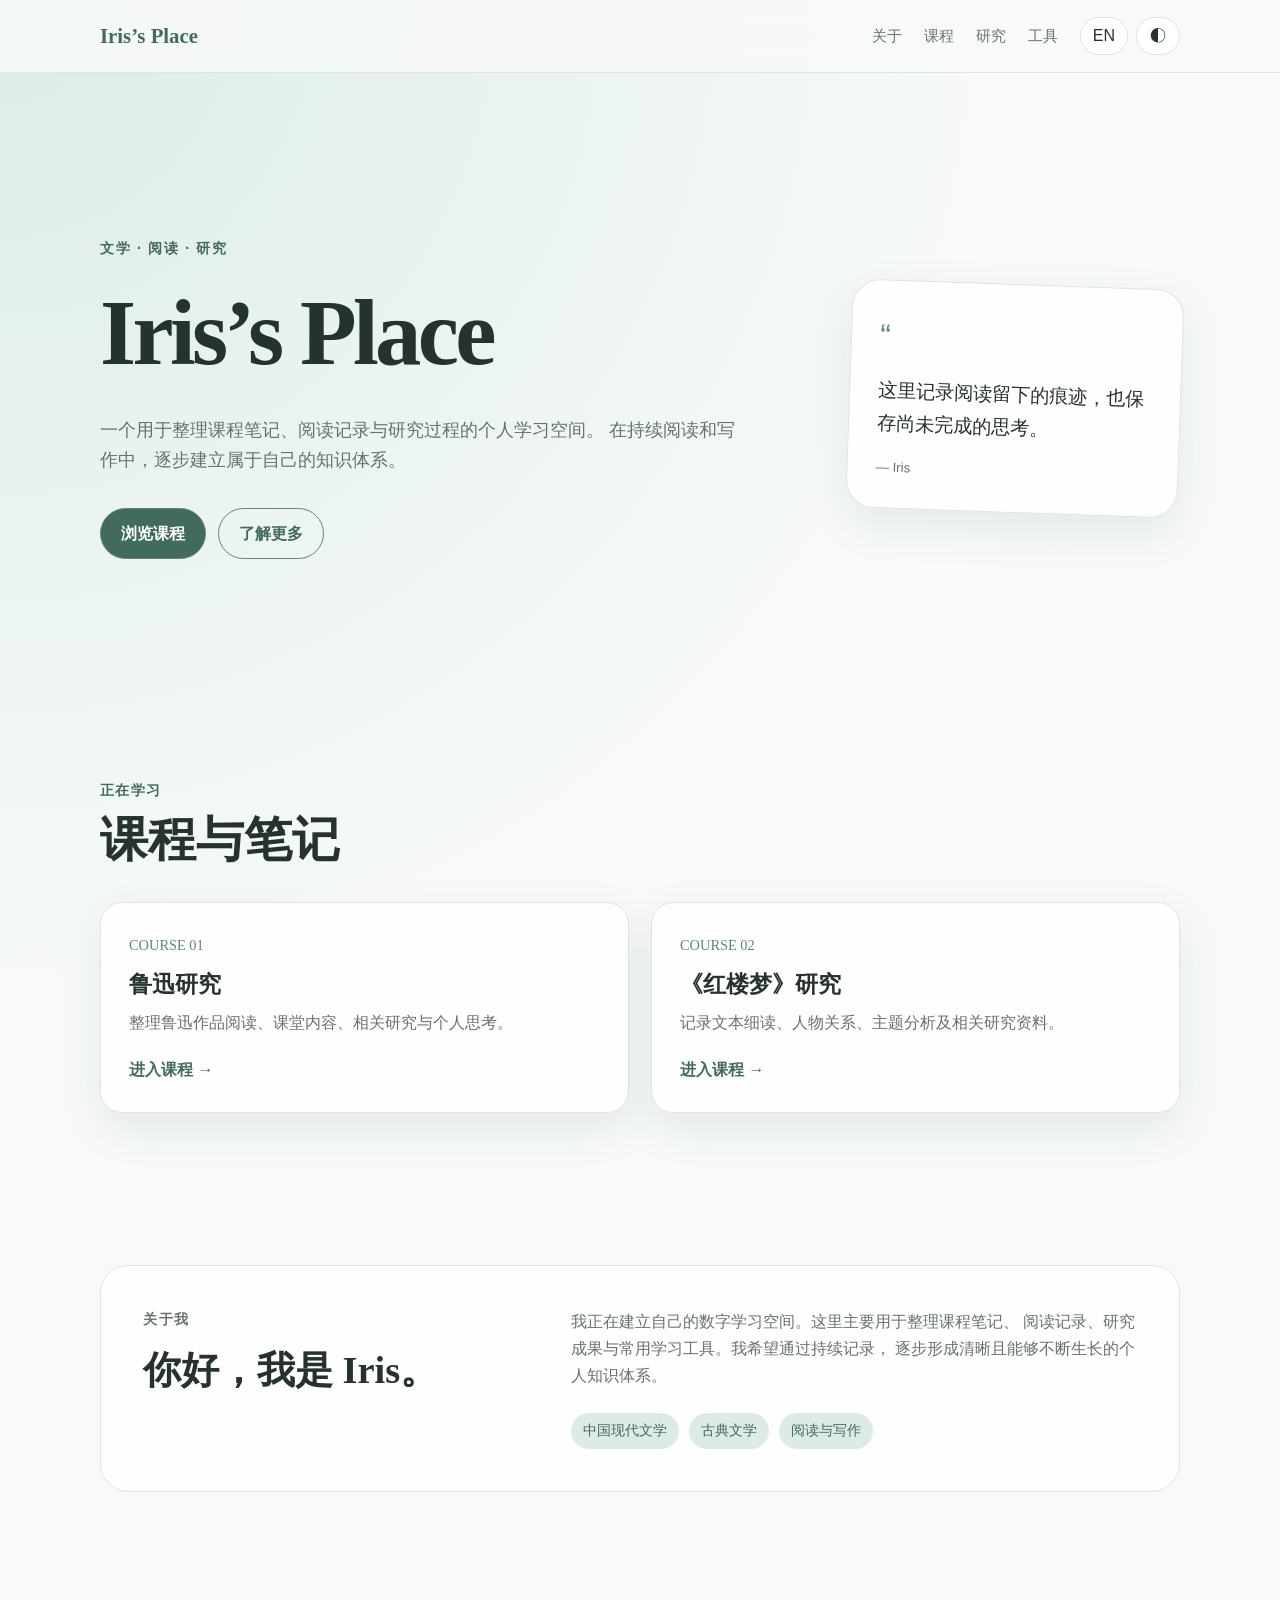
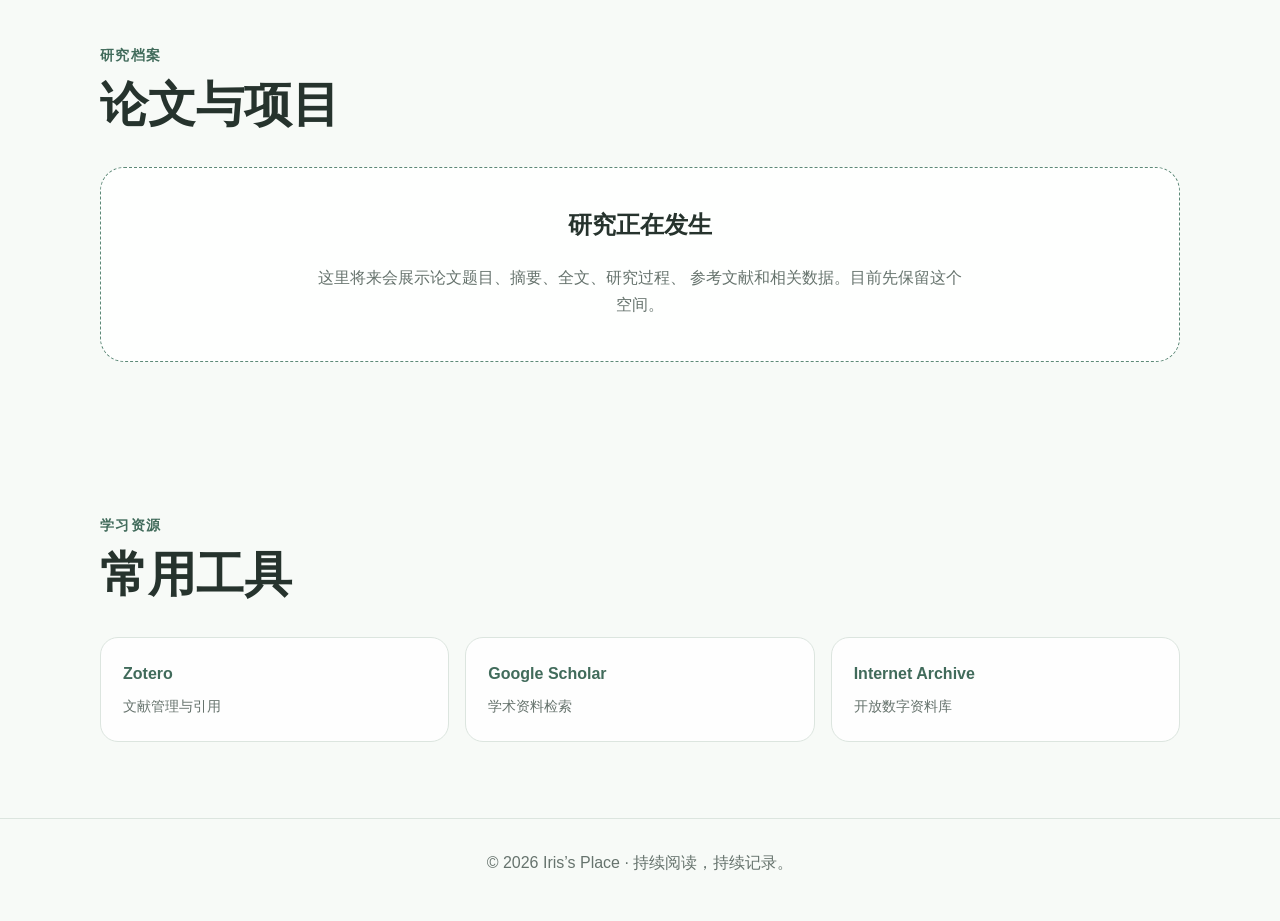
<file: index.html>
<!DOCTYPE html>
<html lang="zh-CN">
<head>
  <meta charset="UTF-8">
  <meta name="viewport" content="width=device-width, initial-scale=1.0">

  <meta
    name="description"
    content="Iris’s Place——记录课程、阅读与研究的个人学习空间。"
  >

  <title>Iris’s Place</title>

  <link rel="stylesheet" href="styles.css">
</head>

<body>
  <header class="site-header">
    <nav class="container navigation" aria-label="Main navigation">
      <a class="logo" href="#home">Iris’s Place</a>

      <div class="nav-links">
        <a href="#about">
          <span class="zh">关于</span>
          <span class="en">About</span>
        </a>

        <a href="#courses">
          <span class="zh">课程</span>
          <span class="en">Courses</span>
        </a>

        <a href="#research">
          <span class="zh">研究</span>
          <span class="en">Research</span>
        </a>

        <a href="#tools">
          <span class="zh">工具</span>
          <span class="en">Tools</span>
        </a>

        <div class="controls">
          <button
            class="control-button"
            id="languageButton"
            type="button"
            aria-label="切换语言"
          >
            <span class="zh">EN</span>
            <span class="en">中文</span>
          </button>

          <button
            class="control-button"
            id="themeButton"
            type="button"
            aria-label="切换深色模式"
          >
            ◐
          </button>
        </div>
      </div>
    </nav>
  </header>

  <main>
    <section class="hero container" id="home">
      <div>
        <p class="eyebrow">
          <span class="zh">文学 · 阅读 · 研究</span>
          <span class="en">Literature · Reading · Research</span>
        </p>

        <h1>Iris’s Place</h1>

        <p class="hero-description zh">
          一个用于整理课程笔记、阅读记录与研究过程的个人学习空间。
          在持续阅读和写作中，逐步建立属于自己的知识体系。
        </p>

        <p class="hero-description en">
          A personal learning space for course notes, reading records,
          and research in progress—built gradually through reading and writing.
        </p>

        <div class="button-row">
          <a class="button button-primary" href="#courses">
            <span class="zh">浏览课程</span>
            <span class="en">Explore courses</span>
          </a>

          <a class="button button-secondary" href="#about">
            <span class="zh">了解更多</span>
            <span class="en">About me</span>
          </a>
        </div>
      </div>

      <aside class="hero-note">
        <span>“</span>

        <p class="zh">
          这里记录阅读留下的痕迹，也保存尚未完成的思考。
        </p>

        <p class="en">
          A place for traces of reading and thoughts still in progress.
        </p>

        <small>— Iris</small>
      </aside>
    </section>

    <section class="container" id="courses">
      <div class="section-heading">
        <p>
          <span class="zh">正在学习</span>
          <span class="en">Current study</span>
        </p>

        <h2>
          <span class="zh">课程与笔记</span>
          <span class="en">Courses and notes</span>
        </h2>
      </div>

      <div class="card-grid">
        <article class="card">
          <span class="card-number">COURSE 01</span>

          <h3>
            <span class="zh">鲁迅研究</span>
            <span class="en">Lu Xun Studies</span>
          </h3>

          <p class="zh">
            整理鲁迅作品阅读、课堂内容、相关研究与个人思考。
          </p>

          <p class="en">
            Notes on Lu Xun’s works, class discussions, scholarship,
            and personal reflections.
          </p>

          <a class="card-link" href="luxun.html">
            <span class="zh">进入课程 →</span>
            <span class="en">View course →</span>
          </a>
        </article>

        <article class="card">
          <span class="card-number">COURSE 02</span>

          <h3>
            <span class="zh">《红楼梦》研究</span>
            <span class="en">Dream of the Red Chamber Studies</span>
          </h3>

          <p class="zh">
            记录文本细读、人物关系、主题分析及相关研究资料。
          </p>

          <p class="en">
            Close reading, character relationships, thematic analysis,
            and related research materials.
          </p>

          <a class="card-link" href="honglou.html">
            <span class="zh">进入课程 →</span>
            <span class="en">View course →</span>
          </a>
        </article>
      </div>
    </section>

    <section class="container" id="about">
      <div class="about-panel">
        <div>
          <p class="eyebrow">
            <span class="zh">关于我</span>
            <span class="en">About me</span>
          </p>

          <h2>
            <span class="zh">你好，我是 Iris。</span>
            <span class="en">Hello, I’m Iris.</span>
          </h2>
        </div>

        <div>
          <p class="zh">
            我正在建立自己的数字学习空间。这里主要用于整理课程笔记、
            阅读记录、研究成果与常用学习工具。我希望通过持续记录，
            逐步形成清晰且能够不断生长的个人知识体系。
          </p>

          <p class="en">
            I am building a personal digital learning space for course notes,
            reading records, research outcomes, and useful academic tools.
            Through consistent documentation, I hope to develop a clear and
            continually growing knowledge system.
          </p>

          <div class="tags">
            <span class="tag">
              <span class="zh">中国现代文学</span>
              <span class="en">Modern Chinese Literature</span>
            </span>

            <span class="tag">
              <span class="zh">古典文学</span>
              <span class="en">Classical Literature</span>
            </span>

            <span class="tag">
              <span class="zh">阅读与写作</span>
              <span class="en">Reading & Writing</span>
            </span>
          </div>
        </div>
      </div>
    </section>

    <section class="container" id="research">
      <div class="section-heading">
        <p>
          <span class="zh">研究档案</span>
          <span class="en">Research archive</span>
        </p>

        <h2>
          <span class="zh">论文与项目</span>
          <span class="en">Papers and projects</span>
        </h2>
      </div>

      <div class="empty-state">
        <h3>
          <span class="zh">研究正在发生</span>
          <span class="en">Research in progress</span>
        </h3>

        <p class="zh">
          这里将来会展示论文题目、摘要、全文、研究过程、
          参考文献和相关数据。目前先保留这个空间。
        </p>

        <p class="en">
          This space will present paper titles, abstracts, full texts,
          research processes, references, and related data.
        </p>
      </div>
    </section>

    <section class="container" id="tools">
      <div class="section-heading">
        <p>
          <span class="zh">学习资源</span>
          <span class="en">Resources</span>
        </p>

        <h2>
          <span class="zh">常用工具</span>
          <span class="en">Useful tools</span>
        </h2>
      </div>

      <div class="tool-list">
        <a
          class="tool"
          href="https://www.zotero.org/"
          target="_blank"
          rel="noopener noreferrer"
        >
          <strong>Zotero</strong>
          <span class="zh">文献管理与引用</span>
          <span class="en">References and citation</span>
        </a>

        <a
          class="tool"
          href="https://scholar.google.com/"
          target="_blank"
          rel="noopener noreferrer"
        >
          <strong>Google Scholar</strong>
          <span class="zh">学术资料检索</span>
          <span class="en">Academic search</span>
        </a>

        <a
          class="tool"
          href="https://archive.org/"
          target="_blank"
          rel="noopener noreferrer"
        >
          <strong>Internet Archive</strong>
          <span class="zh">开放数字资料库</span>
          <span class="en">Open digital archive</span>
        </a>
      </div>
    </section>
  </main>

  <footer>
    <div class="container">
      © <span id="year"></span> Iris’s Place ·
      <span class="zh">持续阅读，持续记录。</span>
      <span class="en">Keep reading, keep documenting.</span>
    </div>
  </footer>

  <script src="site.js"></script>
</body>
</html>
</file>
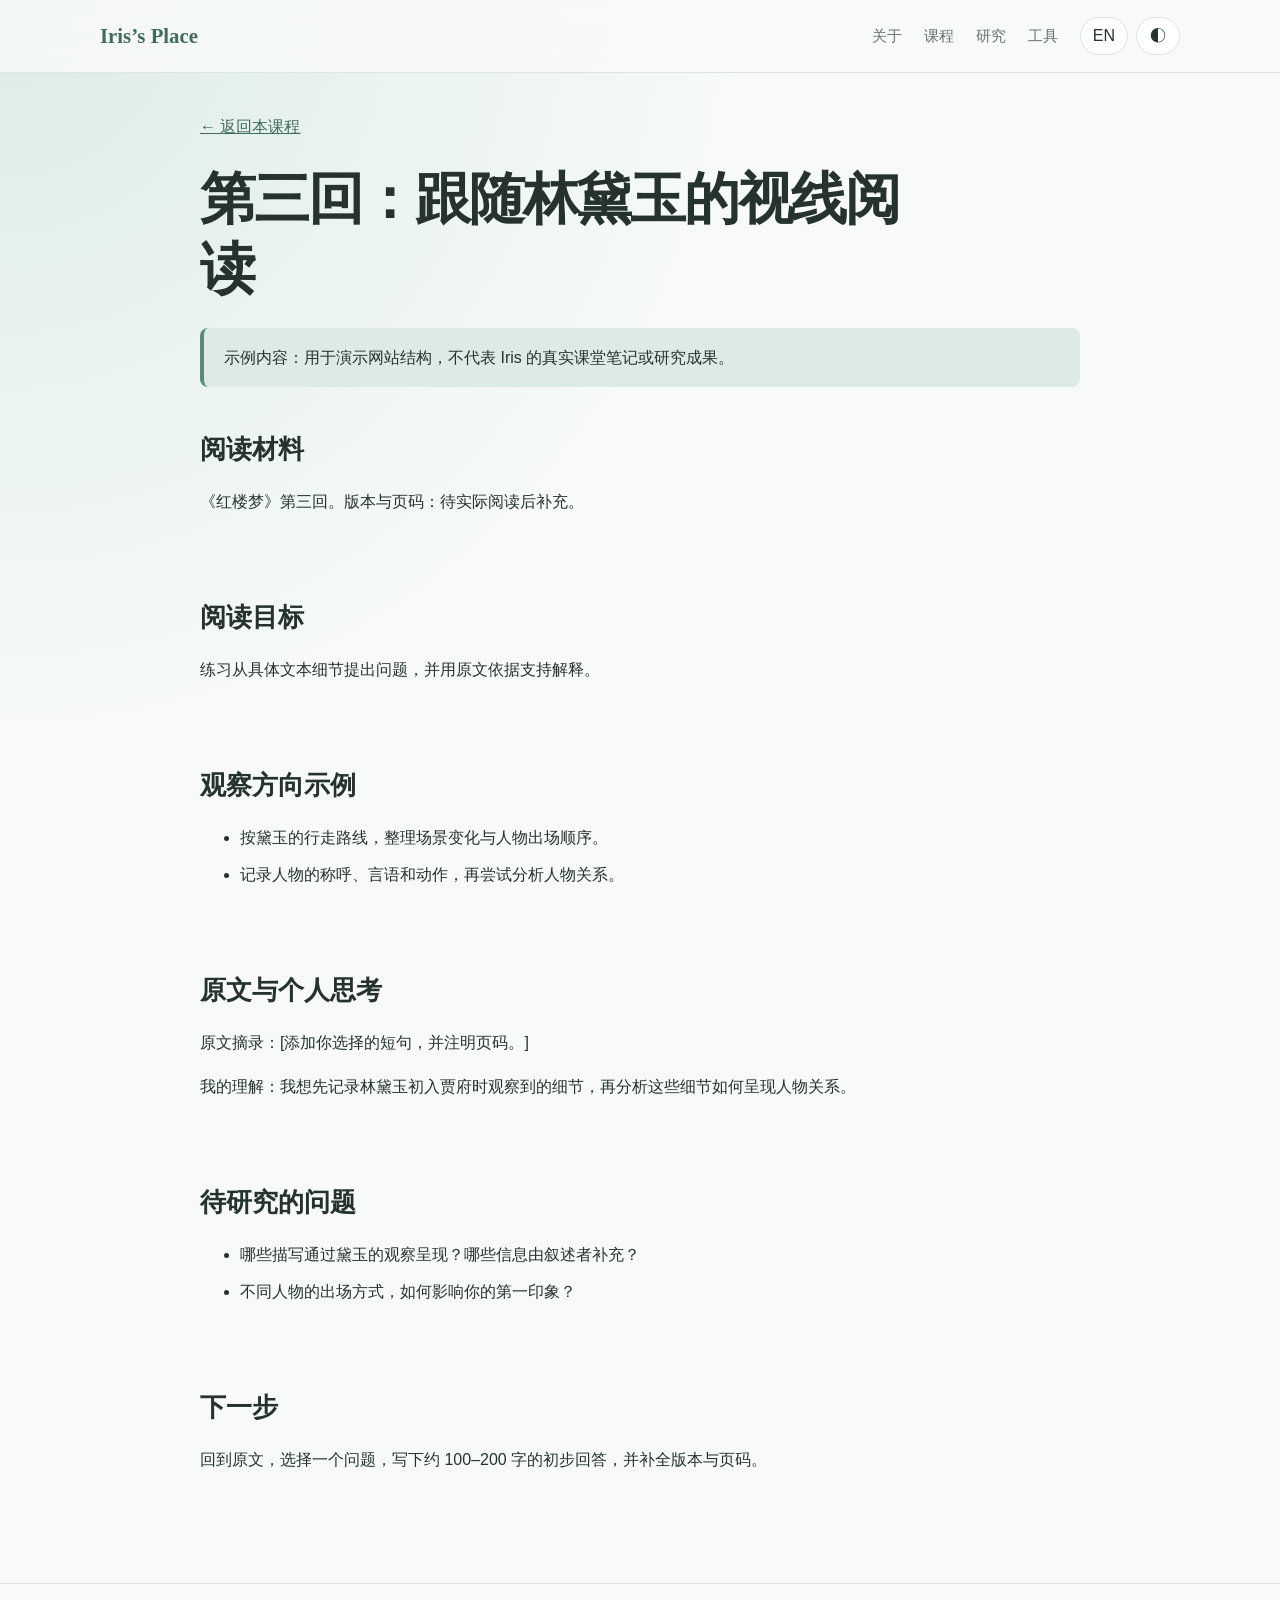
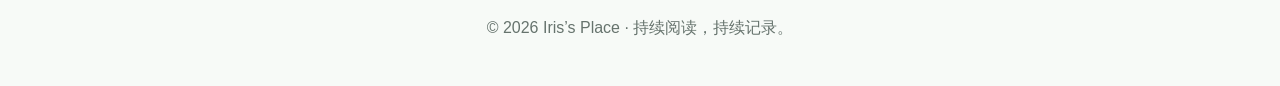
<file: honglou-note-01.html>
<!DOCTYPE html>
<html lang="zh-CN">
  <head>
    <meta charset="UTF-8">
    <meta name="viewport" content="width=device-width, initial-scale=1">
    <title>第三回：跟随林黛玉的视线阅读 | Iris’s Place</title>
    <link rel="stylesheet" href="styles.css">
  </head>
  <body data-title-zh="第三回：跟随林黛玉的视线阅读" data-title-en="Chapter 3: Reading through Lin Daiyu’s Eyes">
    <header class="site-header">
      <nav class="container navigation" aria-label="Main navigation">
        <a class="logo" href="index.html#home">Iris’s Place</a>
        <div class="nav-links">
          <a href="index.html#about">
            <span class="zh">关于</span>
            <span class="en">About</span>
          </a>
          <a href="index.html#courses">
            <span class="zh">课程</span>
            <span class="en">Courses</span>
          </a>
          <a href="index.html#research">
            <span class="zh">研究</span>
            <span class="en">Research</span>
          </a>
          <a href="index.html#tools">
            <span class="zh">工具</span>
            <span class="en">Tools</span>
          </a>
          <div class="controls">
            <button class="control-button" id="languageButton" type="button" aria-label="切换语言" >
              <span class="zh">EN</span>
              <span class="en">中文</span>
            </button>
            <button class="control-button" id="themeButton" type="button" aria-label="切换深色模式" >◐</button>
          </div>
        </div>
      </nav>
    </header>
    <main class="container page">
      <a class="breadcrumb" href="honglou.html">
        ←
        <span class="zh">返回本课程</span>
        <span class="en">Back to this course</span>
      </a>
      <h1>
        <span class="zh">第三回：跟随林黛玉的视线阅读</span>
        <span class="en">Chapter 3: Reading through Lin Daiyu’s Eyes</span>
      </h1>
      <aside class="sample">
        <span class="zh">示例内容：用于演示网站结构，不代表 Iris 的真实课堂笔记或研究成果。</span>
        <span class="en">Sample content: demonstrates the website structure; these are not Iris’s actual class notes or research findings.</span>
      </aside>
      <section>
        <h2>
          <span class="zh">阅读材料</span>
          <span class="en">Reading material</span>
        </h2>
        <p>
          <span class="zh">《红楼梦》第三回。版本与页码：待实际阅读后补充。</span>
          <span class="en">Dream of the Red Chamber, Chapter 3. Edition and page numbers: to be added after reading.</span>
        </p>
      </section>
      <section>
        <h2>
          <span class="zh">阅读目标</span>
          <span class="en">Reading goal</span>
        </h2>
        <p>
          <span class="zh">练习从具体文本细节提出问题，并用原文依据支持解释。</span>
          <span class="en">Practice asking questions about specific textual details and supporting interpretations with evidence.</span>
        </p>
      </section>
      <section>
        <h2>
          <span class="zh">观察方向示例</span>
          <span class="en">Sample observation prompts</span>
        </h2>
        <ul>
          <li>
            <span class="zh">按黛玉的行走路线，整理场景变化与人物出场顺序。</span>
            <span class="en">Trace Daiyu’s route to organize changes of setting and character introductions.</span>
          </li>
          <li>
            <span class="zh">记录人物的称呼、言语和动作，再尝试分析人物关系。</span>
            <span class="en">Record forms of address, speech, and gestures before interpreting relationships.</span>
          </li>
        </ul>
      </section>
      <section>
        <h2>
          <span class="zh">原文与个人思考</span>
          <span class="en">Textual evidence and reflection</span>
        </h2>
        <p>
          <span class="zh">原文摘录：[添加你选择的短句，并注明页码。]</span>
          <span class="en">Textual evidence: [Add a brief passage and its page number.]</span>
        </p>
        <p>
          <span class="zh">我的理解：我想先记录林黛玉初入贾府时观察到的细节，再分析这些细节如何呈现人物关系。</span>
          <span class="en">My interpretation: I will first record the details Lin Daiyu observes upon entering the Jia household, then explore how they reveal relationships between the characters.</span>
        </p>
      </section>
      <section>
        <h2>
          <span class="zh">待研究的问题</span>
          <span class="en">Questions to explore</span>
        </h2>
        <ul>
          <li>
            <span class="zh">哪些描写通过黛玉的观察呈现？哪些信息由叙述者补充？</span>
            <span class="en">Which descriptions come through Daiyu’s observations, and which are supplied by the narrator?</span>
          </li>
          <li>
            <span class="zh">不同人物的出场方式，如何影响你的第一印象？</span>
            <span class="en">How do the different character introductions shape your first impressions?</span>
          </li>
        </ul>
      </section>
      <section>
        <h2>
          <span class="zh">下一步</span>
          <span class="en">Next step</span>
        </h2>
        <p>
          <span class="zh">回到原文，选择一个问题，写下约 100–200 字的初步回答，并补全版本与页码。</span>
          <span class="en">Return to the text, choose a question, write a short initial response, and add the edition and page numbers.</span>
        </p>
      </section>
    </main>
    <footer>
      <div class="container">
        ©
        <span id="year"></span>
        Iris’s Place ·
        <span class="zh">持续阅读，持续记录。</span>
        <span class="en">Keep reading, keep documenting.</span>
      </div>
    </footer>
    <script src="site.js"></script>
  </body>
</html>
</file>
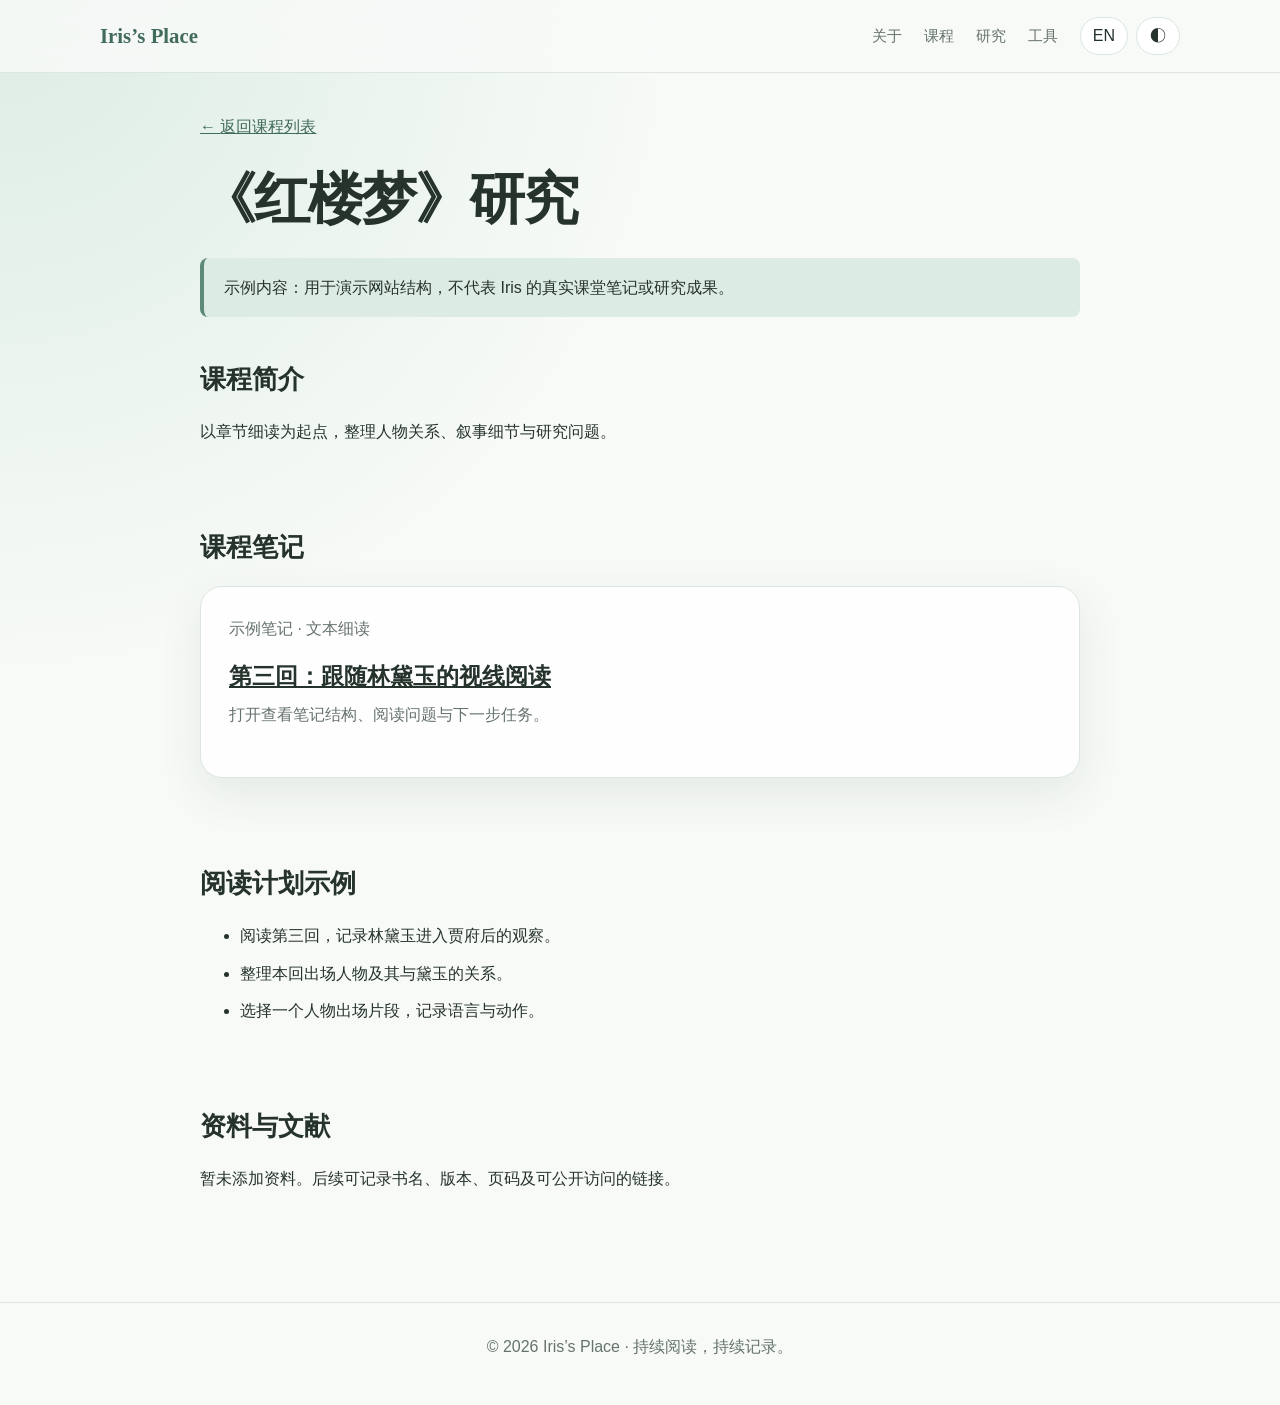
<file: honglou.html>
<!DOCTYPE html>
<html lang="zh-CN">
  <head>
    <meta charset="UTF-8">
    <meta name="viewport" content="width=device-width, initial-scale=1">
    <title>《红楼梦》研究 | Iris’s Place</title>
    <link rel="stylesheet" href="styles.css">
  </head>
  <body data-title-zh="《红楼梦》研究" data-title-en="Dream of the Red Chamber Studies">
    <header class="site-header">
      <nav class="container navigation" aria-label="Main navigation">
        <a class="logo" href="index.html#home">Iris’s Place</a>
        <div class="nav-links">
          <a href="index.html#about">
            <span class="zh">关于</span>
            <span class="en">About</span>
          </a>
          <a href="index.html#courses">
            <span class="zh">课程</span>
            <span class="en">Courses</span>
          </a>
          <a href="index.html#research">
            <span class="zh">研究</span>
            <span class="en">Research</span>
          </a>
          <a href="index.html#tools">
            <span class="zh">工具</span>
            <span class="en">Tools</span>
          </a>
          <div class="controls">
            <button class="control-button" id="languageButton" type="button" aria-label="切换语言" >
              <span class="zh">EN</span>
              <span class="en">中文</span>
            </button>
            <button class="control-button" id="themeButton" type="button" aria-label="切换深色模式" >◐</button>
          </div>
        </div>
      </nav>
    </header>
    <main class="container page">
      <a class="breadcrumb" href="index.html#courses">
        ←
        <span class="zh">返回课程列表</span>
        <span class="en">Back to courses</span>
      </a>
      <h1>
        <span class="zh">《红楼梦》研究</span>
        <span class="en">Dream of the Red Chamber Studies</span>
      </h1>
      <aside class="sample">
        <span class="zh">示例内容：用于演示网站结构，不代表 Iris 的真实课堂笔记或研究成果。</span>
        <span class="en">Sample content: demonstrates the website structure; these are not Iris’s actual class notes or research findings.</span>
      </aside>
      <section>
        <h2>
          <span class="zh">课程简介</span>
          <span class="en">Course overview</span>
        </h2>
        <p>
          <span class="zh">以章节细读为起点，整理人物关系、叙事细节与研究问题。</span>
          <span class="en">Organize character relationships, narrative details, and research questions through close reading.</span>
        </p>
      </section>
      <section>
        <h2>
          <span class="zh">课程笔记</span>
          <span class="en">Course notes</span>
        </h2>
        <article class="card">
          <p class="meta">
            <span class="zh">示例笔记 · 文本细读</span>
            <span class="en">Sample note · Close reading</span>
          </p>
          <h3>
            <a href="honglou-note-01.html">
              <span class="zh">第三回：跟随林黛玉的视线阅读</span>
              <span class="en">Chapter 3: Reading through Lin Daiyu’s Eyes</span>
            </a>
          </h3>
          <p>
            <span class="zh">打开查看笔记结构、阅读问题与下一步任务。</span>
            <span class="en">Open the note for a reading structure, questions, and next steps.</span>
          </p>
        </article>
      </section>
      <section>
        <h2>
          <span class="zh">阅读计划示例</span>
          <span class="en">Sample reading plan</span>
        </h2>
        <ul>
          <li>
            <span class="zh">阅读第三回，记录林黛玉进入贾府后的观察。</span>
            <span class="en">Read Chapter 3 and record Lin Daiyu’s observations upon entering the Jia household.</span>
          </li>
          <li>
            <span class="zh">整理本回出场人物及其与黛玉的关系。</span>
            <span class="en">List the characters introduced and their relationships to Daiyu.</span>
          </li>
          <li>
            <span class="zh">选择一个人物出场片段，记录语言与动作。</span>
            <span class="en">Choose a character introduction and note speech and gestures.</span>
          </li>
        </ul>
      </section>
      <section>
        <h2>
          <span class="zh">资料与文献</span>
          <span class="en">Sources and references</span>
        </h2>
        <p>
          <span class="zh">暂未添加资料。后续可记录书名、版本、页码及可公开访问的链接。</span>
          <span class="en">No sources added yet. Later, record titles, editions, page numbers, and publicly accessible links.</span>
        </p>
      </section>
    </main>
    <footer>
      <div class="container">
        ©
        <span id="year"></span>
        Iris’s Place ·
        <span class="zh">持续阅读，持续记录。</span>
        <span class="en">Keep reading, keep documenting.</span>
      </div>
    </footer>
    <script src="site.js"></script>
  </body>
</html>
</file>
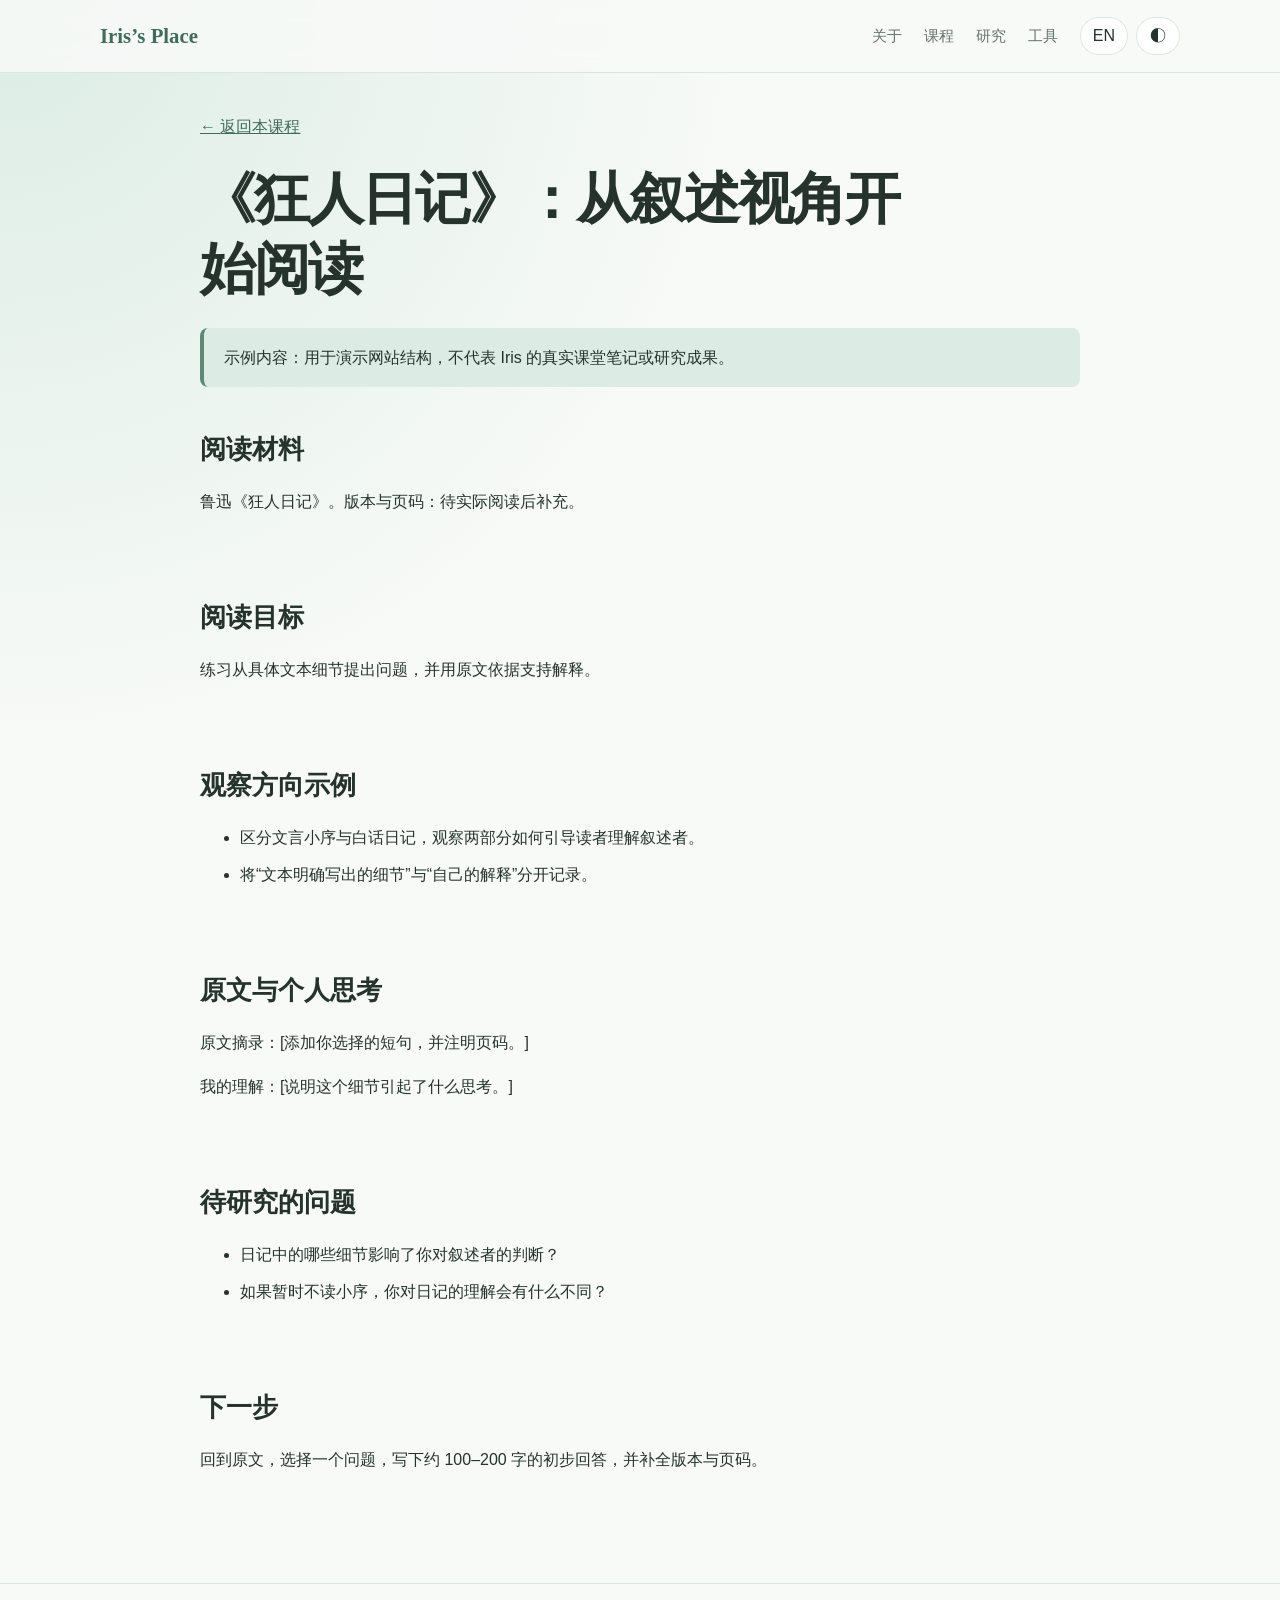
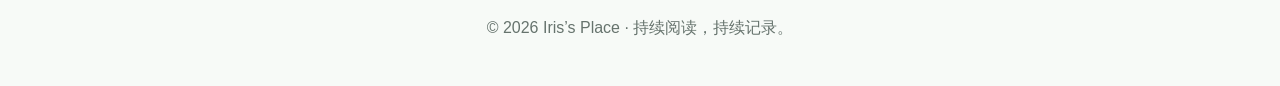
<file: luxun-note-01.html>
<!DOCTYPE html>
<html lang="zh-CN">
  <head>
    <meta charset="UTF-8">
    <meta name="viewport" content="width=device-width, initial-scale=1">
    <title>《狂人日记》：从叙述视角开始阅读 | Iris’s Place</title>
    <link rel="stylesheet" href="styles.css">
  </head>
  <body data-title-zh="《狂人日记》：从叙述视角开始阅读" data-title-en="A Madman’s Diary: Reading Narrative Perspective">
    <header class="site-header">
      <nav class="container navigation" aria-label="Main navigation">
        <a class="logo" href="index.html#home">Iris’s Place</a>
        <div class="nav-links">
          <a href="index.html#about">
            <span class="zh">关于</span>
            <span class="en">About</span>
          </a>
          <a href="index.html#courses">
            <span class="zh">课程</span>
            <span class="en">Courses</span>
          </a>
          <a href="index.html#research">
            <span class="zh">研究</span>
            <span class="en">Research</span>
          </a>
          <a href="index.html#tools">
            <span class="zh">工具</span>
            <span class="en">Tools</span>
          </a>
          <div class="controls">
            <button class="control-button" id="languageButton" type="button" aria-label="切换语言" >
              <span class="zh">EN</span>
              <span class="en">中文</span>
            </button>
            <button class="control-button" id="themeButton" type="button" aria-label="切换深色模式" >◐</button>
          </div>
        </div>
      </nav>
    </header>
    <main class="container page">
      <a class="breadcrumb" href="luxun.html">
        ←
        <span class="zh">返回本课程</span>
        <span class="en">Back to this course</span>
      </a>
      <h1>
        <span class="zh">《狂人日记》：从叙述视角开始阅读</span>
        <span class="en">A Madman’s Diary: Reading Narrative Perspective</span>
      </h1>
      <aside class="sample">
        <span class="zh">示例内容：用于演示网站结构，不代表 Iris 的真实课堂笔记或研究成果。</span>
        <span class="en">Sample content: demonstrates the website structure; these are not Iris’s actual class notes or research findings.</span>
      </aside>
      <section>
        <h2>
          <span class="zh">阅读材料</span>
          <span class="en">Reading material</span>
        </h2>
        <p>
          <span class="zh">鲁迅《狂人日记》。版本与页码：待实际阅读后补充。</span>
          <span class="en">Lu Xun, A Madman’s Diary. Edition and page numbers: to be added after reading.</span>
        </p>
      </section>
      <section>
        <h2>
          <span class="zh">阅读目标</span>
          <span class="en">Reading goal</span>
        </h2>
        <p>
          <span class="zh">练习从具体文本细节提出问题，并用原文依据支持解释。</span>
          <span class="en">Practice asking questions about specific textual details and supporting interpretations with evidence.</span>
        </p>
      </section>
      <section>
        <h2>
          <span class="zh">观察方向示例</span>
          <span class="en">Sample observation prompts</span>
        </h2>
        <ul>
          <li>
            <span class="zh">区分文言小序与白话日记，观察两部分如何引导读者理解叙述者。</span>
            <span class="en">Distinguish the classical Chinese preface from the vernacular diary and consider how each frames the narrator.</span>
          </li>
          <li>
            <span class="zh">将“文本明确写出的细节”与“自己的解释”分开记录。</span>
            <span class="en">Separate details explicitly stated in the text from your interpretation.</span>
          </li>
        </ul>
      </section>
      <section>
        <h2>
          <span class="zh">原文与个人思考</span>
          <span class="en">Textual evidence and reflection</span>
        </h2>
        <p>
          <span class="zh">原文摘录：[添加你选择的短句，并注明页码。]</span>
          <span class="en">Textual evidence: [Add a brief passage and its page number.]</span>
        </p>
        <p>
          <span class="zh">我的理解：[说明这个细节引起了什么思考。]</span>
          <span class="en">My interpretation: [Explain what this detail suggests to you.]</span>
        </p>
      </section>
      <section>
        <h2>
          <span class="zh">待研究的问题</span>
          <span class="en">Questions to explore</span>
        </h2>
        <ul>
          <li>
            <span class="zh">日记中的哪些细节影响了你对叙述者的判断？</span>
            <span class="en">Which details in the diary shape your judgment of the narrator?</span>
          </li>
          <li>
            <span class="zh">如果暂时不读小序，你对日记的理解会有什么不同？</span>
            <span class="en">How might your reading of the diary differ if you skipped the preface?</span>
          </li>
        </ul>
      </section>
      <section>
        <h2>
          <span class="zh">下一步</span>
          <span class="en">Next step</span>
        </h2>
        <p>
          <span class="zh">回到原文，选择一个问题，写下约 100–200 字的初步回答，并补全版本与页码。</span>
          <span class="en">Return to the text, choose a question, write a short initial response, and add the edition and page numbers.</span>
        </p>
      </section>
    </main>
    <footer>
      <div class="container">
        ©
        <span id="year"></span>
        Iris’s Place ·
        <span class="zh">持续阅读，持续记录。</span>
        <span class="en">Keep reading, keep documenting.</span>
      </div>
    </footer>
    <script src="site.js"></script>
  </body>
</html>
</file>
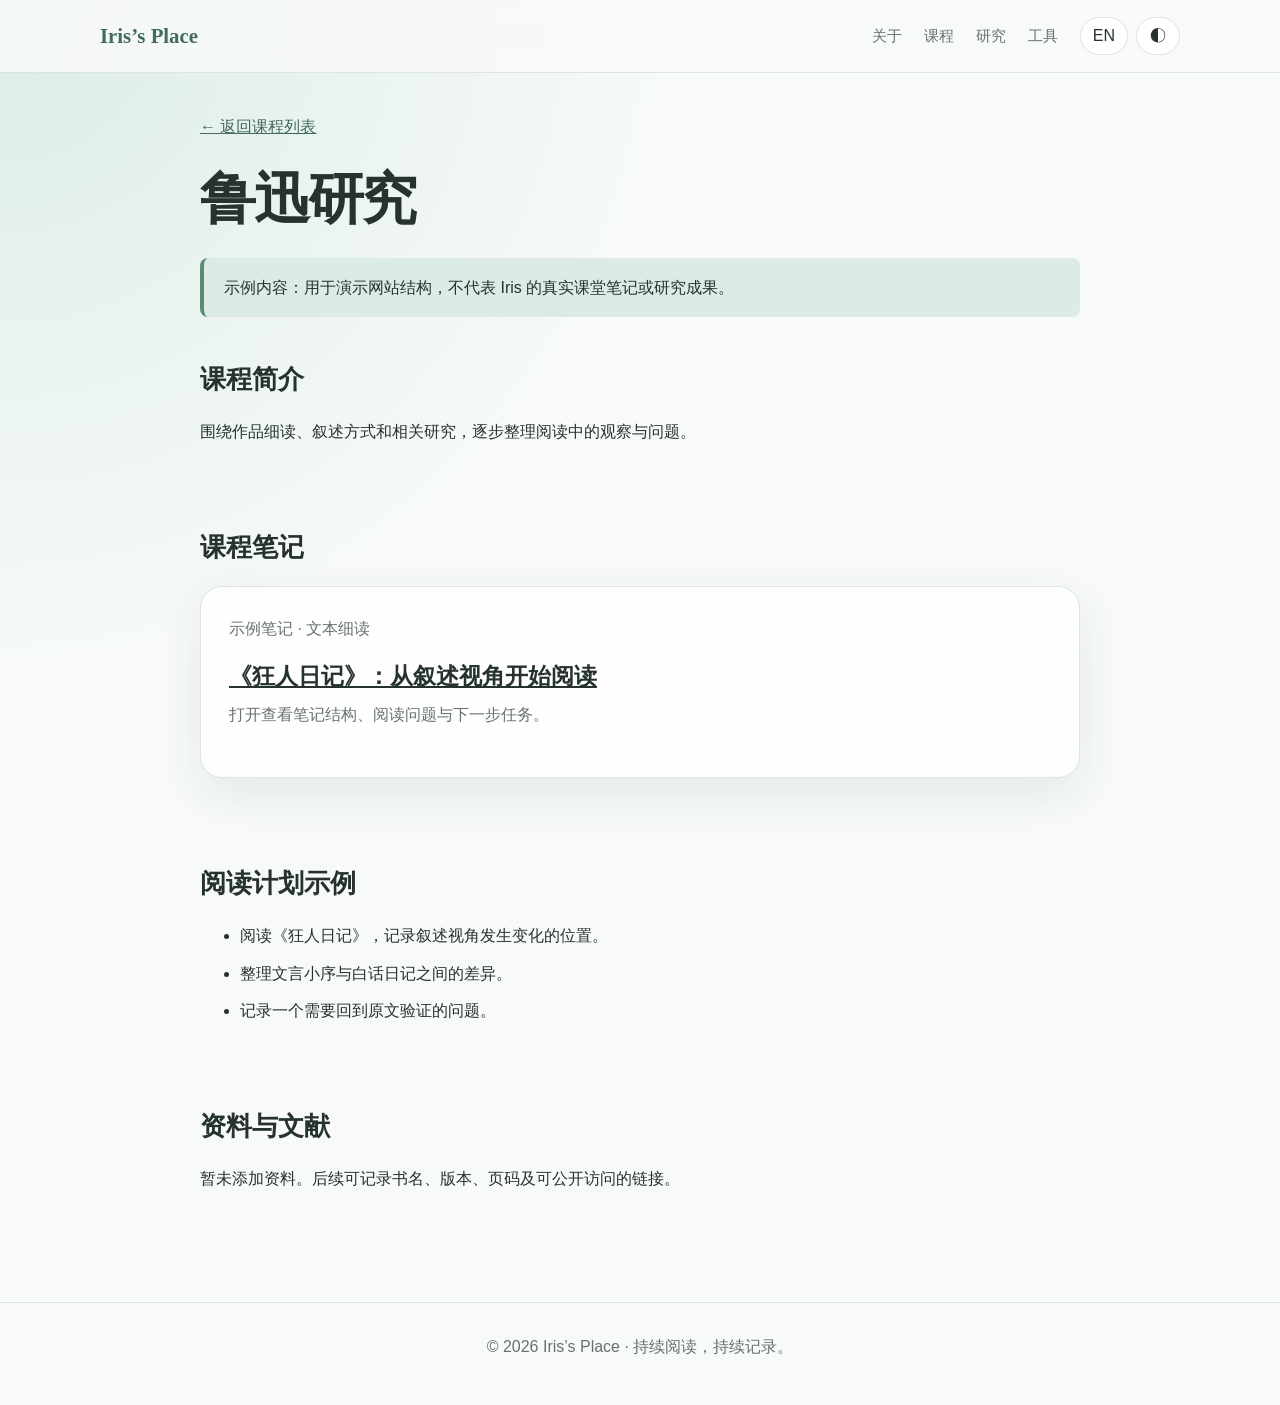
<file: luxun.html>
<!DOCTYPE html>
<html lang="zh-CN">
  <head>
    <meta charset="UTF-8">
    <meta name="viewport" content="width=device-width, initial-scale=1">
    <title>鲁迅研究 | Iris’s Place</title>
    <link rel="stylesheet" href="styles.css">
  </head>
  <body data-title-zh="鲁迅研究" data-title-en="Lu Xun Studies">
    <header class="site-header">
      <nav class="container navigation" aria-label="Main navigation">
        <a class="logo" href="index.html#home">Iris’s Place</a>
        <div class="nav-links">
          <a href="index.html#about">
            <span class="zh">关于</span>
            <span class="en">About</span>
          </a>
          <a href="index.html#courses">
            <span class="zh">课程</span>
            <span class="en">Courses</span>
          </a>
          <a href="index.html#research">
            <span class="zh">研究</span>
            <span class="en">Research</span>
          </a>
          <a href="index.html#tools">
            <span class="zh">工具</span>
            <span class="en">Tools</span>
          </a>
          <div class="controls">
            <button class="control-button" id="languageButton" type="button" aria-label="切换语言" >
              <span class="zh">EN</span>
              <span class="en">中文</span>
            </button>
            <button class="control-button" id="themeButton" type="button" aria-label="切换深色模式" >◐</button>
          </div>
        </div>
      </nav>
    </header>
    <main class="container page">
      <a class="breadcrumb" href="index.html#courses">
        ←
        <span class="zh">返回课程列表</span>
        <span class="en">Back to courses</span>
      </a>
      <h1>
        <span class="zh">鲁迅研究</span>
        <span class="en">Lu Xun Studies</span>
      </h1>
      <aside class="sample">
        <span class="zh">示例内容：用于演示网站结构，不代表 Iris 的真实课堂笔记或研究成果。</span>
        <span class="en">Sample content: demonstrates the website structure; these are not Iris’s actual class notes or research findings.</span>
      </aside>
      <section>
        <h2>
          <span class="zh">课程简介</span>
          <span class="en">Course overview</span>
        </h2>
        <p>
          <span class="zh">围绕作品细读、叙述方式和相关研究，逐步整理阅读中的观察与问题。</span>
          <span class="en">A space to organize close reading, narrative techniques, and questions for further research.</span>
        </p>
      </section>
      <section>
        <h2>
          <span class="zh">课程笔记</span>
          <span class="en">Course notes</span>
        </h2>
        <article class="card">
          <p class="meta">
            <span class="zh">示例笔记 · 文本细读</span>
            <span class="en">Sample note · Close reading</span>
          </p>
          <h3>
            <a href="luxun-note-01.html">
              <span class="zh">《狂人日记》：从叙述视角开始阅读</span>
              <span class="en">A Madman’s Diary: Reading Narrative Perspective</span>
            </a>
          </h3>
          <p>
            <span class="zh">打开查看笔记结构、阅读问题与下一步任务。</span>
            <span class="en">Open the note for a reading structure, questions, and next steps.</span>
          </p>
        </article>
      </section>
      <section>
        <h2>
          <span class="zh">阅读计划示例</span>
          <span class="en">Sample reading plan</span>
        </h2>
        <ul>
          <li>
            <span class="zh">阅读《狂人日记》，记录叙述视角发生变化的位置。</span>
            <span class="en">Read A Madman’s Diary and note shifts in narrative perspective.</span>
          </li>
          <li>
            <span class="zh">整理文言小序与白话日记之间的差异。</span>
            <span class="en">Compare the classical Chinese preface with the vernacular diary.</span>
          </li>
          <li>
            <span class="zh">记录一个需要回到原文验证的问题。</span>
            <span class="en">Write down one question to investigate in the text.</span>
          </li>
        </ul>
      </section>
      <section>
        <h2>
          <span class="zh">资料与文献</span>
          <span class="en">Sources and references</span>
        </h2>
        <p>
          <span class="zh">暂未添加资料。后续可记录书名、版本、页码及可公开访问的链接。</span>
          <span class="en">No sources added yet. Later, record titles, editions, page numbers, and publicly accessible links.</span>
        </p>
      </section>
    </main>
    <footer>
      <div class="container">
        ©
        <span id="year"></span>
        Iris’s Place ·
        <span class="zh">持续阅读，持续记录。</span>
        <span class="en">Keep reading, keep documenting.</span>
      </div>
    </footer>
    <script src="site.js"></script>
  </body>
</html>
</file>
<file: styles.css>
:root {
      --background: #f7faf7;
      --surface: rgba(255, 255, 255, 0.88);
      --surface-solid: #ffffff;
      --text: #26332d;
      --muted: #66736d;
      --primary: #5d8977;
      --primary-dark: #416b5b;
      --accent: #dcece5;
      --border: #dce5df;
      --shadow: 0 16px 45px rgba(53, 79, 67, 0.09);
    }

    html[data-theme="dark"] {
      --background: #17211d;
      --surface: rgba(34, 48, 42, 0.9);
      --surface-solid: #22302a;
      --text: #edf5f0;
      --muted: #adbbb4;
      --primary: #91c4ae;
      --primary-dark: #b4dac9;
      --accent: #2d443a;
      --border: #3a4c44;
      --shadow: 0 16px 45px rgba(0, 0, 0, 0.2);
    }

    * {
      box-sizing: border-box;
    }

    html {
      scroll-behavior: smooth;
    }

    body {
      margin: 0;
      color: var(--text);
      background:
        radial-gradient(circle at top left, var(--accent), transparent 35%),
        var(--background);
      font-family:
        -apple-system, BlinkMacSystemFont, "Segoe UI",
        "PingFang SC", "Hiragino Sans GB", "Microsoft YaHei",
        Arial, sans-serif;
      line-height: 1.7;
      transition: color 0.25s, background-color 0.25s;
    }

    a {
      color: inherit;
    }

    button {
      font: inherit;
    }

    .container {
      width: min(1080px, calc(100% - 40px));
      margin: 0 auto;
    }

    .site-header {
      position: sticky;
      top: 0;
      z-index: 10;
      border-bottom: 1px solid var(--border);
      background: color-mix(in srgb, var(--background) 88%, transparent);
      backdrop-filter: blur(14px);
    }

    .navigation {
      min-height: 72px;
      display: flex;
      align-items: center;
      justify-content: space-between;
      gap: 24px;
    }

    .logo {
      color: var(--primary-dark);
      font-family: Georgia, "Times New Roman", serif;
      font-size: 1.3rem;
      font-weight: 700;
      text-decoration: none;
      white-space: nowrap;
    }

    .nav-links {
      display: flex;
      align-items: center;
      justify-content: flex-end;
      gap: 22px;
      flex-wrap: wrap;
    }

    .nav-links a {
      color: var(--muted);
      font-size: 0.94rem;
      text-decoration: none;
    }

    .nav-links a:hover {
      color: var(--primary-dark);
    }

    .controls {
      display: flex;
      gap: 8px;
    }

    .control-button {
      min-width: 44px;
      height: 38px;
      padding: 0 12px;
      color: var(--text);
      background: var(--surface);
      border: 1px solid var(--border);
      border-radius: 999px;
      cursor: pointer;
    }

    .control-button:hover {
      border-color: var(--primary);
    }

    .hero {
      min-height: 70vh;
      display: grid;
      grid-template-columns: 1.35fr 0.65fr;
      align-items: center;
      gap: 60px;
      padding: 90px 0 70px;
    }

    .eyebrow {
      margin: 0 0 14px;
      color: var(--primary-dark);
      font-size: 0.88rem;
      font-weight: 700;
      letter-spacing: 0.12em;
      text-transform: uppercase;
    }

    h1,
    h2,
    h3 {
      font-family: Georgia, "Times New Roman", serif;
      line-height: 1.25;
    }

    h1 {
      max-width: 720px;
      margin: 0;
      font-size: clamp(3rem, 8vw, 5.8rem);
      letter-spacing: -0.04em;
    }

    .hero-description {
      max-width: 650px;
      margin: 24px 0 32px;
      color: var(--muted);
      font-size: 1.12rem;
    }

    .button-row {
      display: flex;
      gap: 12px;
      flex-wrap: wrap;
    }

    .button {
      display: inline-block;
      padding: 11px 20px;
      border: 1px solid var(--primary);
      border-radius: 999px;
      font-weight: 600;
      text-decoration: none;
    }

    .button-primary {
      color: #ffffff;
      background: var(--primary-dark);
    }

    .button-secondary {
      color: var(--primary-dark);
      background: transparent;
    }

    .hero-note {
      padding: 28px;
      background: var(--surface);
      border: 1px solid var(--border);
      border-radius: 28px;
      box-shadow: var(--shadow);
      transform: rotate(2deg);
    }

    .hero-note span {
      color: var(--primary);
      font-size: 2rem;
    }

    .hero-note p {
      margin: 12px 0;
      font-family: Georgia, "Times New Roman", serif;
      font-size: 1.2rem;
    }

    .hero-note small {
      color: var(--muted);
    }

    section {
      padding: 76px 0;
      scroll-margin-top: 80px;
    }

    .section-heading {
      margin-bottom: 32px;
    }

    .section-heading p {
      margin: 0 0 8px;
      color: var(--primary-dark);
      font-size: 0.85rem;
      font-weight: 700;
      letter-spacing: 0.1em;
      text-transform: uppercase;
    }

    .section-heading h2 {
      margin: 0;
      font-size: clamp(2rem, 5vw, 3rem);
    }

    .card-grid {
      display: grid;
      grid-template-columns: repeat(2, 1fr);
      gap: 22px;
    }

    .card {
      padding: 28px;
      background: var(--surface);
      border: 1px solid var(--border);
      border-radius: 22px;
      box-shadow: var(--shadow);
      transition: transform 0.2s, border-color 0.2s;
    }

    .card:hover {
      transform: translateY(-4px);
      border-color: var(--primary);
    }

    .card-number {
      color: var(--primary);
      font-family: Georgia, "Times New Roman", serif;
      font-size: 0.9rem;
    }

    .card h3 {
      margin: 12px 0 10px;
      font-size: 1.45rem;
    }

    .card p {
      margin: 0 0 20px;
      color: var(--muted);
    }

    .card-link {
      color: var(--primary-dark);
      font-weight: 700;
      text-decoration: none;
    }

    .about-panel {
      display: grid;
      grid-template-columns: 0.8fr 1.2fr;
      gap: 50px;
      align-items: start;
      padding: 42px;
      background: var(--surface);
      border: 1px solid var(--border);
      border-radius: 28px;
    }

    .about-panel h2 {
      margin-top: 0;
      font-size: 2.4rem;
    }

    .about-panel p {
      margin-top: 0;
      color: var(--muted);
    }

    .tags {
      display: flex;
      gap: 10px;
      flex-wrap: wrap;
      margin-top: 24px;
    }

    .tag {
      padding: 6px 12px;
      color: var(--primary-dark);
      background: var(--accent);
      border-radius: 999px;
      font-size: 0.88rem;
    }

    .empty-state {
      padding: 42px;
      text-align: center;
      background: var(--surface);
      border: 1px dashed var(--primary);
      border-radius: 24px;
    }

    .empty-state h3 {
      margin-top: 0;
      font-size: 1.5rem;
    }

    .empty-state p {
      max-width: 650px;
      margin: 0 auto;
      color: var(--muted);
    }

    .tool-list {
      display: grid;
      grid-template-columns: repeat(3, 1fr);
      gap: 16px;
    }

    .tool {
      padding: 22px;
      background: var(--surface);
      border: 1px solid var(--border);
      border-radius: 18px;
      text-decoration: none;
    }

    .tool:hover {
      border-color: var(--primary);
    }

    .tool strong {
      display: block;
      margin-bottom: 5px;
      color: var(--primary-dark);
    }

    .tool span {
      color: var(--muted);
      font-size: 0.9rem;
    }

    footer {
      padding: 30px 0 45px;
      color: var(--muted);
      text-align: center;
      border-top: 1px solid var(--border);
    }

    html[lang="zh-CN"] .en {
      display: none;
    }

    html[lang="en"] .zh {
      display: none;
    }

    @media (max-width: 780px) {
      .navigation {
        padding: 14px 0;
        align-items: flex-start;
      }

      .nav-links > a {
        display: none;
      }

      .hero {
        min-height: auto;
        grid-template-columns: 1fr;
        gap: 35px;
        padding: 70px 0 50px;
      }

      .hero-note {
        transform: none;
      }

      .card-grid,
      .about-panel,
      .tool-list {
        grid-template-columns: 1fr;
      }

      .about-panel {
        gap: 18px;
        padding: 28px;
      }

      section {
        padding: 55px 0;
      }
    }
  
.page { max-width: 880px; padding-top: 40px; padding-bottom: 70px; }
.page h1 { font-size: clamp(2.1rem, 6vw, 3.5rem); margin: 24px 0; }
.page h2 { font-size: 1.65rem; }
.page section { padding: 24px 0; }
.breadcrumb { color: var(--primary-dark); }
.sample { padding: 16px 20px; border-left: 4px solid var(--primary); background: var(--accent); border-radius: 8px; }
.page article.card { margin: 20px 0; }
.page li { margin-bottom: 10px; }
.page .meta { color: var(--muted); }
:focus-visible { outline: 3px solid var(--primary); outline-offset: 5px; }
html[data-theme="dark"] .button-primary { color: #17211d; }
@media(max-width:780px) { .navigation { flex-wrap:wrap; gap:12px; } .nav-links { gap:12px; justify-content:flex-start; } .nav-links > a { display:inline-block; } }
@media(prefers-reduced-motion:reduce) { html { scroll-behavior:auto; } *, *::before, *::after { transition:none !important; } }
</file>
